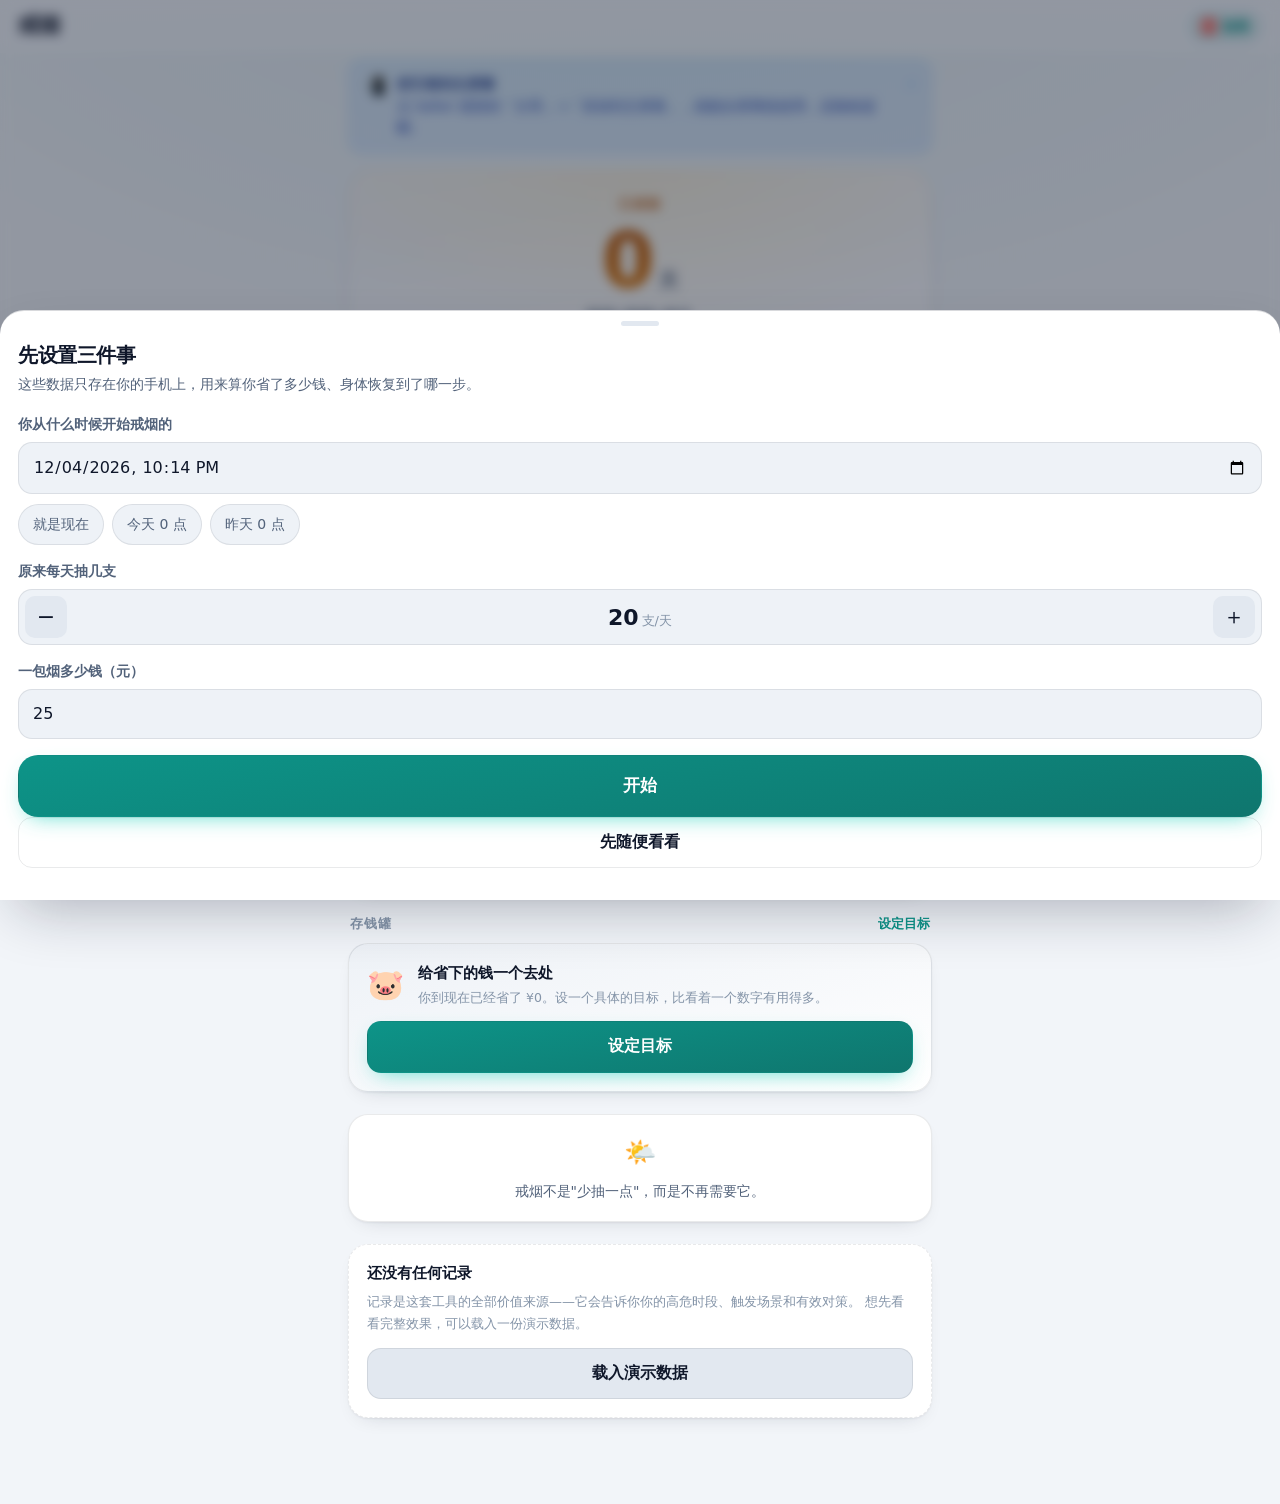
<file: index.html>
<!DOCTYPE html>
<html lang="zh-CN">
<head>
<meta charset="UTF-8" />
<title>戒烟 · 记录</title>
<meta name="viewport" content="width=device-width, initial-scale=1, maximum-scale=1, viewport-fit=cover" />
<meta name="description" content="戒烟记录与支持工具：实时戒烟时长、吸烟打卡、烟瘾急救、健康时间线与数据分析。" />

<!-- iOS PWA -->
<meta name="apple-mobile-web-app-capable" content="yes" />
<meta name="mobile-web-app-capable" content="yes" />
<meta name="apple-mobile-web-app-status-bar-style" content="black-translucent" />
<meta name="apple-mobile-web-app-title" content="戒烟" />
<meta name="theme-color" content="#0A0E14" />
<link rel="apple-touch-icon" href="./static/icons/apple-touch-icon.png" />
<link rel="icon" href="./static/icons/favicon-64.png" sizes="64x64" />
<link rel="manifest" href="./manifest.webmanifest" />

<link rel="stylesheet" href="./static/css/styles.css" />
</head>
<body>

<div id="app">
  <!-- ============ Header ============ -->
  <header id="appHeader" class="app-header">
    <div class="header-inner">
      <h1 id="headerTitle" class="header-title">戒烟</h1>
      <button id="headerAction" class="header-action" type="button" hidden></button>
    </div>
  </header>

  <!-- ============ Views ============ -->
  <main id="viewRoot" class="view-root" role="main"></main>

  <!-- ============ Tab bar ============ -->
  <nav id="tabBar" class="tab-bar" role="tablist" aria-label="主导航">
    <button class="tab-item is-active" data-route="home" role="tab" aria-selected="true">
      <svg viewBox="0 0 24 24" aria-hidden="true"><path d="M12 3.2 3.6 10.4A1.5 1.5 0 0 0 3 11.5V20a1 1 0 0 0 1 1h5.2v-5.4h5.6V21H20a1 1 0 0 0 1-1v-8.5a1.5 1.5 0 0 0-.6-1.1L12 3.2Z"/></svg>
      <span>首页</span>
    </button>
    <button class="tab-item" data-route="record" role="tab" aria-selected="false">
      <svg viewBox="0 0 24 24" aria-hidden="true"><path d="M12 3a9 9 0 1 0 0 18 9 9 0 0 0 0-18Zm1 9.6 3.3 2a1 1 0 0 1-1 1.7l-3.8-2.3a1 1 0 0 1-.5-.9V7.5a1 1 0 1 1 2 0v5.1Z"/></svg>
      <span>记录</span>
    </button>
    <button class="tab-item" data-route="stats" role="tab" aria-selected="false">
      <svg viewBox="0 0 24 24" aria-hidden="true"><path d="M4.5 20a1 1 0 0 1-1-1v-6a1 1 0 0 1 2 0v6a1 1 0 0 1-1 1Zm5 0a1 1 0 0 1-1-1V4a1 1 0 0 1 2 0v15a1 1 0 0 1-1 1Zm5 0a1 1 0 0 1-1-1v-9a1 1 0 0 1 2 0v9a1 1 0 0 1-1 1Zm5 0a1 1 0 0 1-1-1V8a1 1 0 0 1 2 0v11a1 1 0 0 1-1 1Z"/></svg>
      <span>分析</span>
    </button>
    <button class="tab-item" data-route="badges" role="tab" aria-selected="false">
      <svg viewBox="0 0 24 24" aria-hidden="true"><path d="M12 2.6 14.6 8l5.9.8-4.3 4.2 1 5.9L12 16.1 6.8 18.9l1-5.9L3.5 8.8 9.4 8 12 2.6Z"/></svg>
      <span>成就</span>
    </button>
    <button class="tab-item" data-route="settings" role="tab" aria-selected="false">
      <svg viewBox="0 0 24 24" aria-hidden="true"><path d="M12 8.4a3.6 3.6 0 1 0 0 7.2 3.6 3.6 0 0 0 0-7.2Zm9 3.6c0 .6-.06 1.2-.17 1.76l2.02 1.5-1.94 3.36-2.36-.95a8.9 8.9 0 0 1-3.04 1.76L15.1 22h-3.9l-.4-2.5a8.9 8.9 0 0 1-3.05-1.76l-2.36.95L3.45 15.3l2.02-1.5a9.2 9.2 0 0 1 0-3.53l-2.02-1.5 1.94-3.36 2.36.95A8.9 8.9 0 0 1 10.8 4.6L11.2 2h3.9l.4 2.6c1.12.36 2.15.96 3.04 1.76l2.36-.95 1.94 3.36-2.02 1.5c.11.57.17 1.16.17 1.76Z"/></svg>
      <span>我的</span>
    </button>
  </nav>

  <!-- ============ SOS overlay ============ -->
  <div id="sosOverlay" class="sos-overlay" hidden aria-modal="true" role="dialog" aria-label="烟瘾急救">
    <div id="sosContent" class="sos-content"></div>
  </div>

  <!-- ============ Generic sheet ============ -->
  <div id="sheetOverlay" class="sheet-overlay" hidden>
    <div id="sheetPanel" class="sheet-panel" role="dialog" aria-modal="true"></div>
  </div>

  <!-- ============ Toast ============ -->
  <div id="toast" class="toast" hidden></div>
</div>

<script type="module" src="./static/js/app.js"></script>
</body>
</html>
</file>
<file: static/css/styles.css>
/* ==========================================================================
   戒烟 · 记录  —  design system
   Dark-first, iOS-flavoured. All colour comes from tokens so the light
   theme override at the bottom stays a one-liner per token.
   ========================================================================== */

:root {
  /* --- surfaces --- */
  --bg:            #0A0E14;
  --bg-elevated:   #0F141C;
  --surface:       #131A24;
  --surface-2:     #19222E;
  --surface-3:     #212C3A;
  --border:        rgba(255, 255, 255, 0.075);
  --border-strong: rgba(255, 255, 255, 0.14);
  --overlay:       rgba(4, 7, 12, 0.72);

  /* --- text --- */
  --text:       #F2F6FA;
  --text-dim:   #97A6B8;
  --text-faint: #64748B;
  --text-invert:#06231F;

  /* --- brand / semantic --- */
  --accent:      #2DD4BF;
  --accent-deep: #14B8A6;
  --accent-soft: rgba(45, 212, 191, 0.14);
  --good:        #34D399;
  --good-soft:   rgba(52, 211, 153, 0.14);
  --warn:        #FBBF24;
  --warn-soft:   rgba(251, 191, 36, 0.14);
  --danger:      #F87171;
  --danger-soft: rgba(248, 113, 113, 0.14);
  --info:        #60A5FA;
  --info-soft:   rgba(96, 165, 250, 0.14);
  --gold:        #FCD34D;

  /* --- geometry --- */
  --r-xl: 24px;
  --r-lg: 20px;
  --r-md: 14px;
  --r-sm: 10px;
  --r-pill: 999px;

  --pad: 18px;
  --gap: 14px;

  /* --- safe areas --- */
  --sat: env(safe-area-inset-top, 0px);
  --sab: env(safe-area-inset-bottom, 0px);
  --sal: env(safe-area-inset-left, 0px);
  --sar: env(safe-area-inset-right, 0px);

  --header-h: 52px;
  --tabbar-h: 58px;

  --shadow-card: 0 1px 2px rgba(0, 0, 0, 0.4), 0 8px 24px -12px rgba(0, 0, 0, 0.6);
  --shadow-pop:  0 24px 60px -12px rgba(0, 0, 0, 0.75);

  --ease: cubic-bezier(0.32, 0.72, 0, 1);
}

/* ==========================================================================
   Reset / base
   ========================================================================== */

*,
*::before,
*::after { box-sizing: border-box; }

html {
  -webkit-text-size-adjust: 100%;
  background: var(--bg);
}

body {
  margin: 0;
  min-height: 100vh;
  min-height: 100dvh;
  background: var(--bg);
  color: var(--text);
  font-family: -apple-system, BlinkMacSystemFont, "SF Pro Text", "PingFang SC",
               "Hiragino Sans GB", "Microsoft YaHei", system-ui, sans-serif;
  font-size: 16px;
  line-height: 1.5;
  -webkit-font-smoothing: antialiased;
  -webkit-tap-highlight-color: transparent;
  overscroll-behavior-y: none;
  text-rendering: optimizeLegibility;
}

button, input, select, textarea {
  font: inherit;
  color: inherit;
}

button {
  border: 0;
  background: none;
  padding: 0;
  cursor: pointer;
  touch-action: manipulation;
}

svg { display: block; }

[hidden] { display: none !important; }

::selection { background: var(--accent-soft); }

/* ==========================================================================
   App shell
   ========================================================================== */

#app {
  min-height: 100dvh;
  display: flex;
  flex-direction: column;
  background:
    radial-gradient(120% 55% at 50% -10%, rgba(45, 212, 191, 0.10), transparent 62%),
    var(--bg);
}

/* --- header --- */
.app-header {
  position: sticky;
  top: 0;
  z-index: 40;
  padding-top: var(--sat);
  background: linear-gradient(to bottom, rgba(10, 14, 20, 0.92), rgba(10, 14, 20, 0.72));
  backdrop-filter: saturate(180%) blur(20px);
  -webkit-backdrop-filter: saturate(180%) blur(20px);
  border-bottom: 1px solid transparent;
  transition: border-color 0.25s var(--ease);
}

.app-header.is-scrolled { border-bottom-color: var(--border); }

.header-inner {
  height: var(--header-h);
  padding: 0 var(--pad);
  display: flex;
  align-items: center;
  justify-content: space-between;
  gap: 12px;
}

.header-title {
  margin: 0;
  font-size: 21px;
  font-weight: 700;
  letter-spacing: -0.02em;
}

.header-action {
  font-size: 14px;
  font-weight: 600;
  color: var(--accent);
  padding: 6px 12px;
  border-radius: var(--r-pill);
  background: var(--accent-soft);
  transition: opacity 0.15s;
}

.header-action:active { opacity: 0.6; }

/* --- scroll body --- */
.view-root {
  flex: 1;
  padding: 6px var(--pad) calc(var(--tabbar-h) + var(--sab) + 28px);
  padding-left: calc(var(--pad) + var(--sal));
  padding-right: calc(var(--pad) + var(--sar));
  overflow-x: hidden;
}

.view { animation: view-in 0.32s var(--ease); }

@keyframes view-in {
  from { opacity: 0; transform: translateY(8px); }
  to   { opacity: 1; transform: none; }
}

.section { margin-top: 22px; }

.section-head {
  display: flex;
  align-items: baseline;
  justify-content: space-between;
  gap: 10px;
  margin: 0 2px 10px;
}

.section-title {
  margin: 0;
  font-size: 13px;
  font-weight: 700;
  letter-spacing: 0.06em;
  text-transform: uppercase;
  color: var(--text-faint);
}

.section-note { font-size: 13px; color: var(--text-faint); }

/* ==========================================================================
   Primitives
   ========================================================================== */

.card {
  background: var(--surface);
  border: 1px solid var(--border);
  border-radius: var(--r-lg);
  padding: 18px;
  box-shadow: var(--shadow-card);
}

.card--flush { padding: 0; overflow: hidden; }
.card--tint { background: linear-gradient(165deg, var(--surface-2), var(--surface)); }

.muted { color: var(--text-dim); }
.faint { color: var(--text-faint); }
.center { text-align: center; }
.tnum { font-variant-numeric: tabular-nums; font-feature-settings: "tnum"; }
.stack { display: flex; flex-direction: column; gap: var(--gap); }
.row { display: flex; align-items: center; gap: 10px; }
.row--between { justify-content: space-between; }
.grow { flex: 1; min-width: 0; }
.wrap { flex-wrap: wrap; }

.empty-state {
  padding: 34px 20px;
  text-align: center;
  color: var(--text-faint);
  font-size: 14px;
  line-height: 1.7;
}

.empty-state strong {
  display: block;
  color: var(--text-dim);
  font-size: 15px;
  margin-bottom: 4px;
}

/* ==========================================================================
   Hero — live quit timer
   ========================================================================== */

.hero {
  position: relative;
  overflow: hidden;
  padding: 26px 20px 22px;
  border-radius: var(--r-xl);
  border: 1px solid var(--border);
  background:
    radial-gradient(100% 90% at 50% 0%, rgba(45, 212, 191, 0.16), transparent 68%),
    linear-gradient(170deg, var(--surface-2), var(--surface));
  box-shadow: var(--shadow-card);
  text-align: center;
}

.hero--fresh {
  background:
    radial-gradient(100% 90% at 50% 0%, rgba(251, 191, 36, 0.14), transparent 68%),
    linear-gradient(170deg, var(--surface-2), var(--surface));
}

.hero-label {
  font-size: 12px;
  font-weight: 700;
  letter-spacing: 0.16em;
  text-transform: uppercase;
  color: var(--accent);
}

.hero--fresh .hero-label { color: var(--warn); }

.hero-days {
  display: flex;
  align-items: baseline;
  justify-content: center;
  gap: 8px;
  margin: 10px 0 2px;
  line-height: 1;
}

.hero-days .num {
  font-size: 76px;
  font-weight: 800;
  letter-spacing: -0.045em;
  font-variant-numeric: tabular-nums;
  background: linear-gradient(180deg, #FFFFFF, #9FE9DE);
  -webkit-background-clip: text;
  background-clip: text;
  color: transparent;
}

.hero--fresh .hero-days .num {
  background: linear-gradient(180deg, #FFFFFF, #FDE68A);
  -webkit-background-clip: text;
  background-clip: text;
}

.hero-days .unit {
  font-size: 19px;
  font-weight: 600;
  color: var(--text-dim);
  padding-bottom: 10px;
}

.hero-clock {
  font-size: 20px;
  font-weight: 600;
  letter-spacing: 0.05em;
  color: var(--text-dim);
  font-variant-numeric: tabular-nums;
}

.hero-since {
  margin-top: 8px;
  font-size: 12.5px;
  color: var(--text-faint);
}

.hero-goal {
  margin-top: 16px;
  padding-top: 15px;
  border-top: 1px solid var(--border);
}

/* ==========================================================================
   Stat tiles
   ========================================================================== */

.stat-grid {
  display: grid;
  grid-template-columns: repeat(3, 1fr);
  gap: 10px;
}

.stat-grid--2 { grid-template-columns: repeat(2, 1fr); }

.stat-tile {
  background: var(--surface);
  border: 1px solid var(--border);
  border-radius: var(--r-md);
  padding: 13px 10px;
  text-align: center;
}

.stat-tile .val {
  font-size: 21px;
  font-weight: 700;
  letter-spacing: -0.02em;
  font-variant-numeric: tabular-nums;
  line-height: 1.2;
}

.stat-tile .lbl {
  margin-top: 3px;
  font-size: 11.5px;
  color: var(--text-faint);
}

.stat-tile .val.accent { color: var(--accent); }
.stat-tile .val.good   { color: var(--good); }
.stat-tile .val.warn   { color: var(--warn); }
.stat-tile .val.danger { color: var(--danger); }

/* ==========================================================================
   Buttons
   ========================================================================== */

.btn {
  display: inline-flex;
  align-items: center;
  justify-content: center;
  gap: 8px;
  padding: 13px 18px;
  border-radius: var(--r-md);
  font-size: 15.5px;
  font-weight: 600;
  letter-spacing: -0.01em;
  background: var(--surface-3);
  color: var(--text);
  border: 1px solid var(--border);
  transition: transform 0.12s var(--ease), opacity 0.15s, background 0.2s;
  user-select: none;
}

.btn:active { transform: scale(0.972); opacity: 0.85; }
.btn svg { width: 18px; height: 18px; fill: currentColor; flex: none; }

.btn--primary {
  background: linear-gradient(170deg, var(--accent), var(--accent-deep));
  color: var(--text-invert);
  border-color: transparent;
  box-shadow: 0 8px 22px -10px rgba(45, 212, 191, 0.85);
}

.btn--good {
  background: linear-gradient(170deg, var(--good), #10B981);
  color: var(--text-invert);
  border-color: transparent;
}

.btn--danger {
  background: var(--danger-soft);
  color: var(--danger);
  border-color: rgba(248, 113, 113, 0.28);
}

.btn--ghost { background: transparent; }

.btn--block { width: 100%; }
.btn--sm { padding: 9px 14px; font-size: 14px; border-radius: var(--r-sm); }
.btn--lg { padding: 17px 22px; font-size: 17px; border-radius: var(--r-lg); }

.btn:disabled { opacity: 0.4; pointer-events: none; }

/* --- the big red SOS button --- */
.btn-sos {
  position: relative;
  width: 100%;
  padding: 20px;
  border-radius: var(--r-lg);
  border: 1px solid rgba(248, 113, 113, 0.34);
  background: linear-gradient(170deg, rgba(248, 113, 113, 0.22), rgba(190, 24, 93, 0.22));
  color: #FECDD3;
  font-size: 18px;
  font-weight: 700;
  letter-spacing: 0.01em;
  display: flex;
  align-items: center;
  justify-content: center;
  gap: 11px;
  overflow: hidden;
  transition: transform 0.12s var(--ease);
}

.btn-sos:active { transform: scale(0.975); }
.btn-sos svg { width: 24px; height: 24px; fill: currentColor; }

.btn-sos::after {
  content: "";
  position: absolute;
  inset: -40%;
  background: radial-gradient(circle, rgba(248, 113, 113, 0.4), transparent 62%);
  animation: sos-pulse 2.8s ease-in-out infinite;
  pointer-events: none;
}

@keyframes sos-pulse {
  0%, 100% { opacity: 0.25; transform: scale(0.9); }
  50%      { opacity: 0.6;  transform: scale(1.05); }
}

.btn-sos > * { position: relative; z-index: 1; }

.action-grid {
  display: grid;
  grid-template-columns: repeat(2, 1fr);
  gap: 10px;
}

/* ==========================================================================
   Segmented control
   ========================================================================== */

.segmented {
  display: flex;
  gap: 4px;
  padding: 4px;
  background: var(--surface-2);
  border: 1px solid var(--border);
  border-radius: var(--r-md);
}

.segmented button {
  flex: 1;
  padding: 9px 6px;
  border-radius: var(--r-sm);
  font-size: 14px;
  font-weight: 600;
  color: var(--text-dim);
  transition: background 0.2s var(--ease), color 0.2s;
  white-space: nowrap;
}

.segmented button.is-active {
  background: var(--surface-3);
  color: var(--text);
  box-shadow: 0 1px 3px rgba(0, 0, 0, 0.35);
}

/* ==========================================================================
   Chips
   ========================================================================== */

.chip-row {
  display: flex;
  flex-wrap: wrap;
  gap: 8px;
}

.chip {
  padding: 9px 14px;
  border-radius: var(--r-pill);
  background: var(--surface-2);
  border: 1px solid var(--border);
  color: var(--text-dim);
  font-size: 14px;
  font-weight: 500;
  transition: all 0.16s var(--ease);
}

.chip:active { transform: scale(0.95); }

.chip.is-on {
  background: var(--accent-soft);
  border-color: rgba(45, 212, 191, 0.5);
  color: var(--accent);
  font-weight: 600;
}

.chip.is-on.chip--danger {
  background: var(--danger-soft);
  border-color: rgba(248, 113, 113, 0.5);
  color: var(--danger);
}

/* ==========================================================================
   Forms
   ========================================================================== */

.field { margin-bottom: 16px; }
.field:last-child { margin-bottom: 0; }

.field-label {
  display: flex;
  align-items: baseline;
  justify-content: space-between;
  gap: 8px;
  margin-bottom: 8px;
  font-size: 13.5px;
  font-weight: 600;
  color: var(--text-dim);
}

.field-label .hint { font-weight: 400; color: var(--text-faint); font-size: 12.5px; }

.input,
.textarea,
select.input {
  width: 100%;
  padding: 12px 14px;
  background: var(--surface-2);
  border: 1px solid var(--border);
  border-radius: var(--r-md);
  color: var(--text);
  font-size: 16px; /* >=16px stops iOS auto-zoom on focus */
  outline: none;
  transition: border-color 0.18s, background 0.18s;
  -webkit-appearance: none;
  appearance: none;
}

.input:focus,
.textarea:focus { border-color: rgba(45, 212, 191, 0.55); background: var(--surface-3); }

.input::placeholder, .textarea::placeholder { color: var(--text-faint); }

.textarea { min-height: 84px; resize: vertical; line-height: 1.6; }

select.input {
  background-image: url("data:image/svg+xml,%3Csvg xmlns='http://www.w3.org/2000/svg' viewBox='0 0 24 24' fill='%2397A6B8'%3E%3Cpath d='M7 10l5 5 5-5z'/%3E%3C/svg%3E");
  background-repeat: no-repeat;
  background-position: right 10px center;
  background-size: 22px;
  padding-right: 38px;
}

input[type="datetime-local"].input,
input[type="date"].input { min-height: 47px; }

/* --- stepper --- */
.stepper {
  display: flex;
  align-items: center;
  justify-content: space-between;
  background: var(--surface-2);
  border: 1px solid var(--border);
  border-radius: var(--r-md);
  padding: 6px;
}

.stepper button {
  width: 42px;
  height: 42px;
  border-radius: var(--r-sm);
  background: var(--surface-3);
  color: var(--text);
  font-size: 22px;
  font-weight: 500;
  display: grid;
  place-items: center;
  line-height: 1;
  transition: transform 0.1s, background 0.15s;
}

.stepper button:active { transform: scale(0.9); background: var(--accent-soft); }

.stepper .val {
  font-size: 22px;
  font-weight: 700;
  font-variant-numeric: tabular-nums;
}

.stepper .val small { font-size: 13px; font-weight: 500; color: var(--text-faint); margin-left: 3px; }

/* --- range slider --- */
input[type="range"] {
  -webkit-appearance: none;
  appearance: none;
  width: 100%;
  height: 34px;
  background: transparent;
  outline: none;
  margin: 0;
}

input[type="range"]::-webkit-slider-runnable-track {
  height: 8px;
  border-radius: var(--r-pill);
  background: var(--surface-3);
}

input[type="range"]::-webkit-slider-thumb {
  -webkit-appearance: none;
  appearance: none;
  width: 30px;
  height: 30px;
  margin-top: -11px;
  border-radius: 50%;
  background: #fff;
  border: 1px solid rgba(0, 0, 0, 0.1);
  box-shadow: 0 2px 8px rgba(0, 0, 0, 0.5);
}

/* --- toggle switch --- */
.switch {
  position: relative;
  flex: none;
  width: 51px;
  height: 31px;
  border-radius: var(--r-pill);
  background: var(--surface-3);
  border: 1px solid var(--border);
  transition: background 0.25s var(--ease);
}

.switch::after {
  content: "";
  position: absolute;
  top: 2px;
  left: 2px;
  width: 25px;
  height: 25px;
  border-radius: 50%;
  background: #fff;
  box-shadow: 0 1px 4px rgba(0, 0, 0, 0.45);
  transition: transform 0.25s var(--ease);
}

.switch.is-on { background: var(--good); border-color: transparent; }
.switch.is-on::after { transform: translateX(20px); }

/* ==========================================================================
   List rows
   ========================================================================== */

.list {
  background: var(--surface);
  border: 1px solid var(--border);
  border-radius: var(--r-lg);
  overflow: hidden;
}

.list-row {
  display: flex;
  align-items: center;
  gap: 12px;
  padding: 14px 16px;
  border-bottom: 1px solid var(--border);
  min-height: 52px;
}

.list-row:last-child { border-bottom: 0; }
.list-row .grow { text-align: left; }
.list-row .label { font-size: 15.5px; font-weight: 500; }
.list-row .sub { font-size: 12.5px; color: var(--text-faint); margin-top: 1px; }
.list-row .value { font-size: 15px; color: var(--text-dim); font-variant-numeric: tabular-nums; }
.list-row .chev { color: var(--text-faint); flex: none; }

button.list-row { width: 100%; transition: background 0.15s; }
button.list-row:active { background: var(--surface-2); }

/* ==========================================================================
   Progress
   ========================================================================== */

.progress {
  height: 9px;
  border-radius: var(--r-pill);
  background: var(--surface-3);
  overflow: hidden;
}

.progress > span {
  display: block;
  height: 100%;
  border-radius: var(--r-pill);
  background: linear-gradient(90deg, var(--accent-deep), var(--accent));
  transition: width 0.6s var(--ease);
}

.progress--gold > span { background: linear-gradient(90deg, #F59E0B, var(--gold)); }
.progress--good > span { background: linear-gradient(90deg, #10B981, var(--good)); }

/* --- health milestone --- */
.milestone-next {
  display: flex;
  gap: 14px;
  align-items: flex-start;
}

.milestone-next .icon {
  flex: none;
  width: 46px;
  height: 46px;
  border-radius: var(--r-md);
  display: grid;
  place-items: center;
  font-size: 22px;
  background: var(--accent-soft);
}

.milestone-next .title { font-size: 16px; font-weight: 600; }
.milestone-next .desc { font-size: 13px; color: var(--text-dim); margin-top: 2px; line-height: 1.55; }

.milestone-track {
  display: flex;
  gap: 5px;
  margin-top: 4px;
}

.milestone-track i {
  flex: 1;
  height: 4px;
  border-radius: var(--r-pill);
  background: var(--surface-3);
}

.milestone-track i.done { background: var(--accent); }

/* --- milestone timeline list --- */
.timeline { position: relative; padding-left: 26px; }

.timeline::before {
  content: "";
  position: absolute;
  left: 8px;
  top: 8px;
  bottom: 8px;
  width: 2px;
  background: var(--border);
}

.timeline-item { position: relative; padding: 9px 0; }

.timeline-item::before {
  content: "";
  position: absolute;
  left: -22px;
  top: 15px;
  width: 10px;
  height: 10px;
  border-radius: 50%;
  background: var(--surface-3);
  border: 2px solid var(--bg);
}

.timeline-item.done::before { background: var(--accent); box-shadow: 0 0 0 3px var(--accent-soft); }
.timeline-item .t { font-size: 14.5px; font-weight: 600; }
.timeline-item.done .t { color: var(--accent); }
.timeline-item .d { font-size: 12.5px; color: var(--text-faint); margin-top: 1px; line-height: 1.5; }

/* ==========================================================================
   Badges
   ========================================================================== */

.badge-grid {
  display: grid;
  grid-template-columns: repeat(3, 1fr);
  gap: 10px;
}

.badge {
  background: var(--surface);
  border: 1px solid var(--border);
  border-radius: var(--r-md);
  padding: 14px 8px 12px;
  text-align: center;
  transition: transform 0.16s var(--ease);
}

.badge:active { transform: scale(0.96); }

.badge .em {
  font-size: 29px;
  line-height: 1;
  filter: none;
}

.badge .nm { margin-top: 7px; font-size: 12.5px; font-weight: 600; line-height: 1.3; }
.badge .ds { margin-top: 3px; font-size: 10.5px; color: var(--text-faint); line-height: 1.4; }

.badge.is-locked { opacity: 0.42; }
.badge.is-locked .em { filter: grayscale(1); }

.badge.is-unlocked {
  background: linear-gradient(170deg, var(--surface-2), var(--surface));
  border-color: rgba(45, 212, 191, 0.3);
  box-shadow: 0 6px 18px -12px rgba(45, 212, 191, 0.9);
}

.badge.is-unlocked .nm { color: var(--accent); }

/* ==========================================================================
   Heatmap calendar
   ========================================================================== */

.heatmap-head {
  display: grid;
  grid-template-columns: repeat(7, 1fr);
  gap: 5px;
  margin-bottom: 6px;
}

.heatmap-head span {
  text-align: center;
  font-size: 11px;
  color: var(--text-faint);
  font-weight: 600;
}

.heatmap-grid {
  display: grid;
  grid-template-columns: repeat(7, 1fr);
  gap: 5px;
}

.heat-cell {
  position: relative;
  aspect-ratio: 1;
  border-radius: 8px;
  display: grid;
  place-items: center;
  font-size: 12px;
  font-weight: 600;
  color: var(--text-faint);
  background: var(--surface-2);
  border: 1px solid transparent;
  transition: transform 0.12s;
}

/* how many cigarettes were smoked that day, tucked into the corner so the
   cell still reads as a calendar date */
.heat-cell .slip {
  position: absolute;
  top: 1.5px;
  right: 3.5px;
  font-size: 8.5px;
  font-weight: 800;
  line-height: 1;
  color: #FCA5A5;
  letter-spacing: -0.02em;
}

.heat-cell:active { transform: scale(0.9); }
.heat-cell.is-blank { background: transparent; }
.heat-cell.lv-0 { background: rgba(52, 211, 153, 0.16); color: #6EE7B7; }
.heat-cell.lv-1 { background: rgba(52, 211, 153, 0.42); color: #D1FAE5; }
.heat-cell.lv-2 { background: rgba(52, 211, 153, 0.78); color: #052E22; font-weight: 700; }
.heat-cell.lv-bad { background: rgba(248, 113, 113, 0.24); color: #FCA5A5; border-color: rgba(248,113,113,.3); }
.heat-cell.lv-warn { background: rgba(251, 191, 36, 0.2); color: #FCD34D; border-color: rgba(251,191,36,.28); }
.heat-cell.is-today { border-color: var(--accent); box-shadow: 0 0 0 1px var(--accent); }
.heat-cell.is-future { opacity: 0.32; }

.heat-legend {
  display: flex;
  align-items: center;
  justify-content: flex-end;
  gap: 6px;
  margin-top: 12px;
  font-size: 11px;
  color: var(--text-faint);
}

.heat-legend i {
  width: 12px;
  height: 12px;
  border-radius: 4px;
  display: block;
}

/* ==========================================================================
   Charts
   ========================================================================== */

.chart { width: 100%; overflow: visible; }
.chart text { font-family: inherit; }

.chart-empty {
  padding: 26px 10px;
  text-align: center;
  font-size: 13px;
  color: var(--text-faint);
}

.hbar { margin-bottom: 12px; }
.hbar:last-child { margin-bottom: 0; }

.hbar-top {
  display: flex;
  justify-content: space-between;
  align-items: baseline;
  gap: 10px;
  margin-bottom: 6px;
  font-size: 13.5px;
}

.hbar-top .k { font-weight: 500; }
.hbar-top .v { color: var(--text-faint); font-size: 12.5px; font-variant-numeric: tabular-nums; }
.hbar-top .v b { color: var(--text-dim); font-weight: 600; }

.bar-track {
  height: 8px;
  border-radius: var(--r-pill);
  background: var(--surface-3);
  overflow: hidden;
}

.bar-fill {
  height: 100%;
  border-radius: var(--r-pill);
  background: linear-gradient(90deg, var(--accent-deep), var(--accent));
  transition: width 0.6s var(--ease);
}

.bar-fill.is-danger { background: linear-gradient(90deg, #DC2626, var(--danger)); }
.bar-fill.is-warn { background: linear-gradient(90deg, #D97706, var(--warn)); }

/* ==========================================================================
   Tab bar
   ========================================================================== */

.tab-bar {
  position: fixed;
  left: 0;
  right: 0;
  bottom: 0;
  z-index: 50;
  display: flex;
  padding-bottom: var(--sab);
  background: rgba(13, 18, 25, 0.86);
  backdrop-filter: saturate(180%) blur(22px);
  -webkit-backdrop-filter: saturate(180%) blur(22px);
  border-top: 1px solid var(--border);
}

.tab-item {
  flex: 1;
  height: var(--tabbar-h);
  display: flex;
  flex-direction: column;
  align-items: center;
  justify-content: center;
  gap: 3px;
  color: var(--text-faint);
  transition: color 0.2s var(--ease);
  position: relative;
}

.tab-item svg { width: 24px; height: 24px; fill: currentColor; transition: transform 0.2s var(--ease); }
.tab-item span { font-size: 10.5px; font-weight: 600; letter-spacing: 0.01em; }
.tab-item.is-active { color: var(--accent); }
.tab-item.is-active svg { transform: translateY(-1px) scale(1.04); }
.tab-item:active svg { transform: scale(0.88); }

/* ==========================================================================
   SOS overlay
   ========================================================================== */

.sos-overlay {
  position: fixed;
  inset: 0;
  z-index: 200;
  background:
    radial-gradient(90% 60% at 50% 30%, rgba(248, 113, 113, 0.16), transparent 70%),
    #070A0F;
  animation: fade-in 0.3s var(--ease);
  overflow-y: auto;
  -webkit-overflow-scrolling: touch;
}

@keyframes fade-in { from { opacity: 0; } to { opacity: 1; } }

@keyframes pop-in {
  0%   { transform: scale(0.4) rotate(-8deg); opacity: 0; }
  60%  { transform: scale(1.12) rotate(3deg); opacity: 1; }
  100% { transform: scale(1) rotate(0); opacity: 1; }
}

.sos-content {
  min-height: 100dvh;
  padding: calc(var(--sat) + 18px) var(--pad) calc(var(--sab) + 24px);
  display: flex;
  flex-direction: column;
}

.sos-top {
  display: flex;
  align-items: center;
  justify-content: space-between;
  margin-bottom: 8px;
}

.sos-close {
  width: 34px;
  height: 34px;
  border-radius: 50%;
  background: var(--surface-2);
  display: grid;
  place-items: center;
  color: var(--text-dim);
}

.sos-close svg { width: 17px; height: 17px; fill: currentColor; }

.sos-phase-note { font-size: 13px; color: var(--text-faint); }

/* breath circle */
.breath-stage {
  flex: 1;
  display: grid;
  place-items: center;
  position: relative;
  min-height: 300px;
  margin: 8px 0;
}

.breath-ring {
  position: absolute;
  width: 210px;
  height: 210px;
  border-radius: 50%;
  border: 1px solid rgba(45, 212, 191, 0.22);
}

.breath-orb {
  width: 168px;
  height: 168px;
  border-radius: 50%;
  background: radial-gradient(circle at 35% 30%, #5EEAD4, #0D9488 62%, #0F766E);
  box-shadow: 0 0 70px rgba(45, 212, 191, 0.36);
  display: grid;
  place-items: center;
  color: #04201C;
  font-weight: 700;
  will-change: transform;
}

.breath-orb .inner { text-align: center; line-height: 1.25; }
.breath-orb .ph { font-size: 17px; letter-spacing: 0.04em; }
.breath-orb .cd { font-size: 40px; font-variant-numeric: tabular-nums; letter-spacing: -0.03em; }
.breath-orb .sb { font-size: 11px; opacity: 0.7; font-weight: 600; }

.sos-timer {
  text-align: center;
  font-size: 44px;
  font-weight: 700;
  font-variant-numeric: tabular-nums;
  letter-spacing: -0.02em;
}

.sos-timer-sub { text-align: center; font-size: 13px; color: var(--text-faint); margin-top: -4px; }

/* 4D steps */
.four-d { display: grid; gap: 9px; }

.four-d-item {
  display: flex;
  gap: 12px;
  align-items: flex-start;
  padding: 13px 14px;
  border-radius: var(--r-md);
  background: var(--surface);
  border: 1px solid var(--border);
}

.four-d-item .k {
  flex: none;
  width: 30px;
  height: 30px;
  border-radius: 9px;
  background: var(--accent-soft);
  color: var(--accent);
  display: grid;
  place-items: center;
  font-weight: 800;
  font-size: 15px;
}

.four-d-item .t { font-size: 14.5px; font-weight: 600; }
.four-d-item .d { font-size: 12.5px; color: var(--text-faint); line-height: 1.5; margin-top: 1px; }

.sos-verdict { text-align: center; }
.sos-verdict .big { font-size: 54px; line-height: 1; margin-bottom: 10px; }

/* ==========================================================================
   Sheet / modal
   ========================================================================== */

.sheet-overlay {
  position: fixed;
  inset: 0;
  z-index: 300;
  background: var(--overlay);
  backdrop-filter: blur(6px);
  -webkit-backdrop-filter: blur(6px);
  display: flex;
  align-items: flex-end;
  animation: fade-in 0.22s var(--ease);
}

.sheet-panel {
  width: 100%;
  max-height: 88dvh;
  overflow-y: auto;
  -webkit-overflow-scrolling: touch;
  background: var(--bg-elevated);
  border-top-left-radius: var(--r-xl);
  border-top-right-radius: var(--r-xl);
  border-top: 1px solid var(--border-strong);
  padding: 10px var(--pad) calc(var(--sab) + 22px);
  box-shadow: var(--shadow-pop);
  animation: sheet-up 0.34s var(--ease);
}

@keyframes sheet-up {
  from { transform: translateY(100%); }
  to   { transform: none; }
}

.sheet-handle {
  width: 38px;
  height: 5px;
  border-radius: var(--r-pill);
  background: var(--surface-3);
  margin: 0 auto 14px;
}

.sheet-title {
  margin: 0 0 4px;
  font-size: 20px;
  font-weight: 700;
  letter-spacing: -0.02em;
}

.sheet-sub { font-size: 13.5px; color: var(--text-dim); margin: 0 0 18px; line-height: 1.6; }

/* ==========================================================================
   Toast
   ========================================================================== */

.toast {
  position: fixed;
  left: 50%;
  bottom: calc(var(--tabbar-h) + var(--sab) + 18px);
  transform: translateX(-50%);
  z-index: 400;
  max-width: calc(100vw - 44px);
  padding: 12px 20px;
  border-radius: var(--r-pill);
  background: rgba(28, 37, 49, 0.96);
  backdrop-filter: blur(14px);
  -webkit-backdrop-filter: blur(14px);
  border: 1px solid var(--border-strong);
  color: var(--text);
  font-size: 14px;
  font-weight: 500;
  text-align: center;
  box-shadow: var(--shadow-pop);
  animation: toast-in 0.3s var(--ease);
}

.toast.is-out { animation: toast-out 0.26s var(--ease) forwards; }

@keyframes toast-in {
  from { opacity: 0; transform: translate(-50%, 14px) scale(0.95); }
  to   { opacity: 1; transform: translate(-50%, 0) scale(1); }
}

@keyframes toast-out {
  to { opacity: 0; transform: translate(-50%, 10px) scale(0.96); }
}

/* ==========================================================================
   Banner (install hint / notices)
   ========================================================================== */

.banner {
  display: flex;
  gap: 12px;
  align-items: flex-start;
  padding: 14px;
  border-radius: var(--r-md);
  background: var(--info-soft);
  border: 1px solid rgba(96, 165, 250, 0.24);
  font-size: 13.5px;
  line-height: 1.6;
  color: #BFDBFE;
}

.banner .ic { flex: none; font-size: 18px; line-height: 1.3; }
.banner strong { color: #DBEAFE; }
.banner .close { margin-left: auto; color: #93C5FD; flex: none; }

/* ==========================================================================
   Light theme
   ========================================================================== */

@media (prefers-color-scheme: light) {
  :root {
    --bg:            #F2F5F9;
    --bg-elevated:   #FFFFFF;
    --surface:       #FFFFFF;
    --surface-2:     #EEF2F7;
    --surface-3:     #E2E8F0;
    --border:        rgba(15, 23, 42, 0.09);
    --border-strong: rgba(15, 23, 42, 0.16);
    --overlay:       rgba(15, 23, 42, 0.42);

    --text:       #0F172A;
    --text-dim:   #52627A;
    --text-faint: #8494A8;
    --text-invert:#FFFFFF;

    --accent:      #0D9488;
    --accent-deep: #0F766E;
    --accent-soft: rgba(13, 148, 136, 0.11);
    --good:        #059669;
    --good-soft:   rgba(5, 150, 105, 0.11);
    --warn:        #B45309;
    --warn-soft:   rgba(180, 83, 9, 0.11);
    --danger:      #DC2626;
    --danger-soft: rgba(220, 38, 38, 0.10);
    --gold:        #D97706;

    --shadow-card: 0 1px 2px rgba(15, 23, 42, 0.05), 0 8px 22px -14px rgba(15, 23, 42, 0.24);
    --shadow-pop:  0 24px 60px -18px rgba(15, 23, 42, 0.32);
  }

  html, body { background: var(--bg); }

  #app {
    background:
      radial-gradient(120% 55% at 50% -10%, rgba(13, 148, 136, 0.10), transparent 62%),
      var(--bg);
  }

  .app-header {
    background: linear-gradient(to bottom, rgba(242, 245, 249, 0.94), rgba(242, 245, 249, 0.74));
  }

  .tab-bar { background: rgba(250, 252, 255, 0.88); }

  .hero-days .num {
    background: linear-gradient(180deg, #0F766E, #0D9488);
    -webkit-background-clip: text;
    background-clip: text;
  }

  .hero--fresh .hero-days .num {
    background: linear-gradient(180deg, #B45309, #D97706);
    -webkit-background-clip: text;
    background-clip: text;
  }

  .btn--primary, .btn--good { color: #FFFFFF; }
  .toast { background: rgba(255, 255, 255, 0.98); }
  .breath-orb { color: #FFFFFF; }
  .sos-overlay { background: radial-gradient(90% 60% at 50% 30%, rgba(220, 38, 38, 0.10), transparent 70%), #EEF2F7; }
  .sos-close { background: #E2E8F0; }
  .btn-sos { color: #B91C1C; }
  .banner { color: #1E40AF; }
  .banner strong { color: #1E3A8A; }
}

/* ==========================================================================
   Motion / a11y
   ========================================================================== */

@media (prefers-reduced-motion: reduce) {
  *, *::before, *::after {
    animation-duration: 0.01ms !important;
    animation-iteration-count: 1 !important;
    transition-duration: 0.01ms !important;
  }
}

@media (min-width: 620px) {
  .view-root { max-width: 620px; margin: 0 auto; width: 100%; }
  .badge-grid { grid-template-columns: repeat(4, 1fr); }
}
</file>
